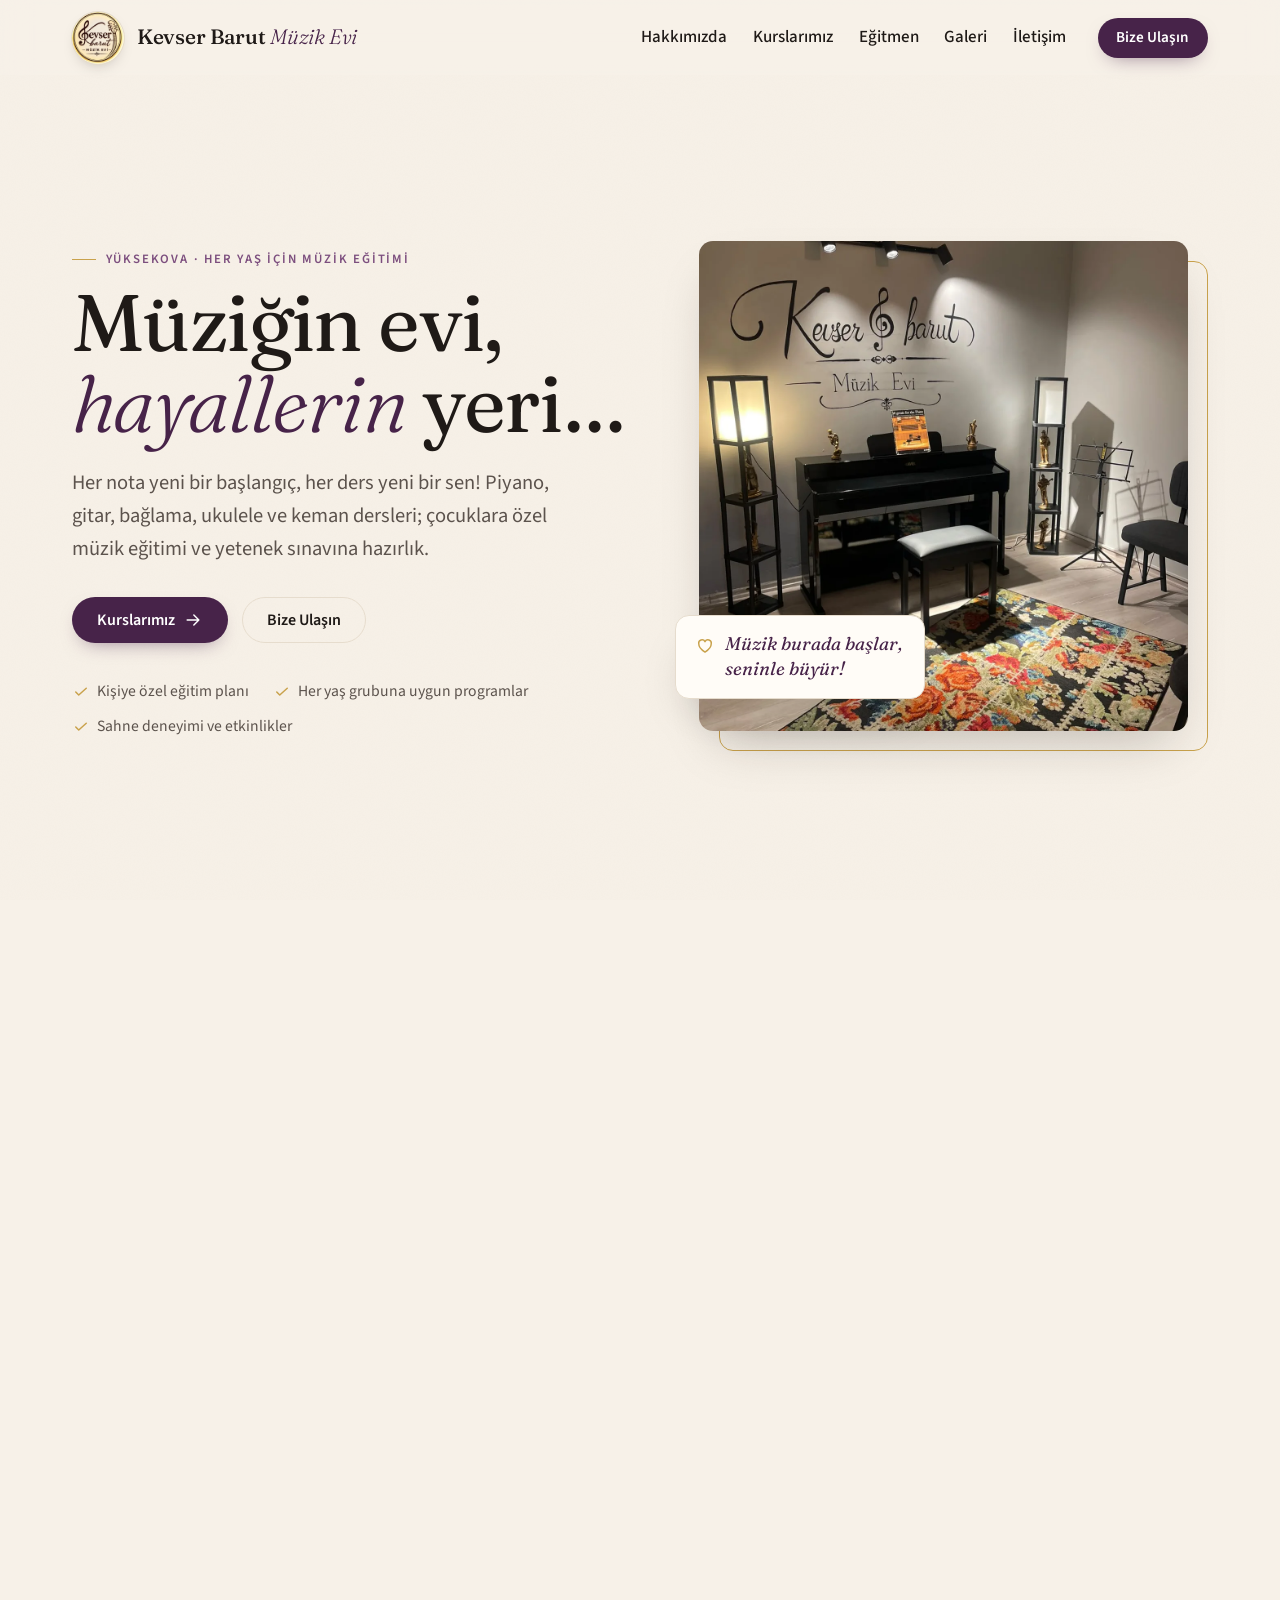
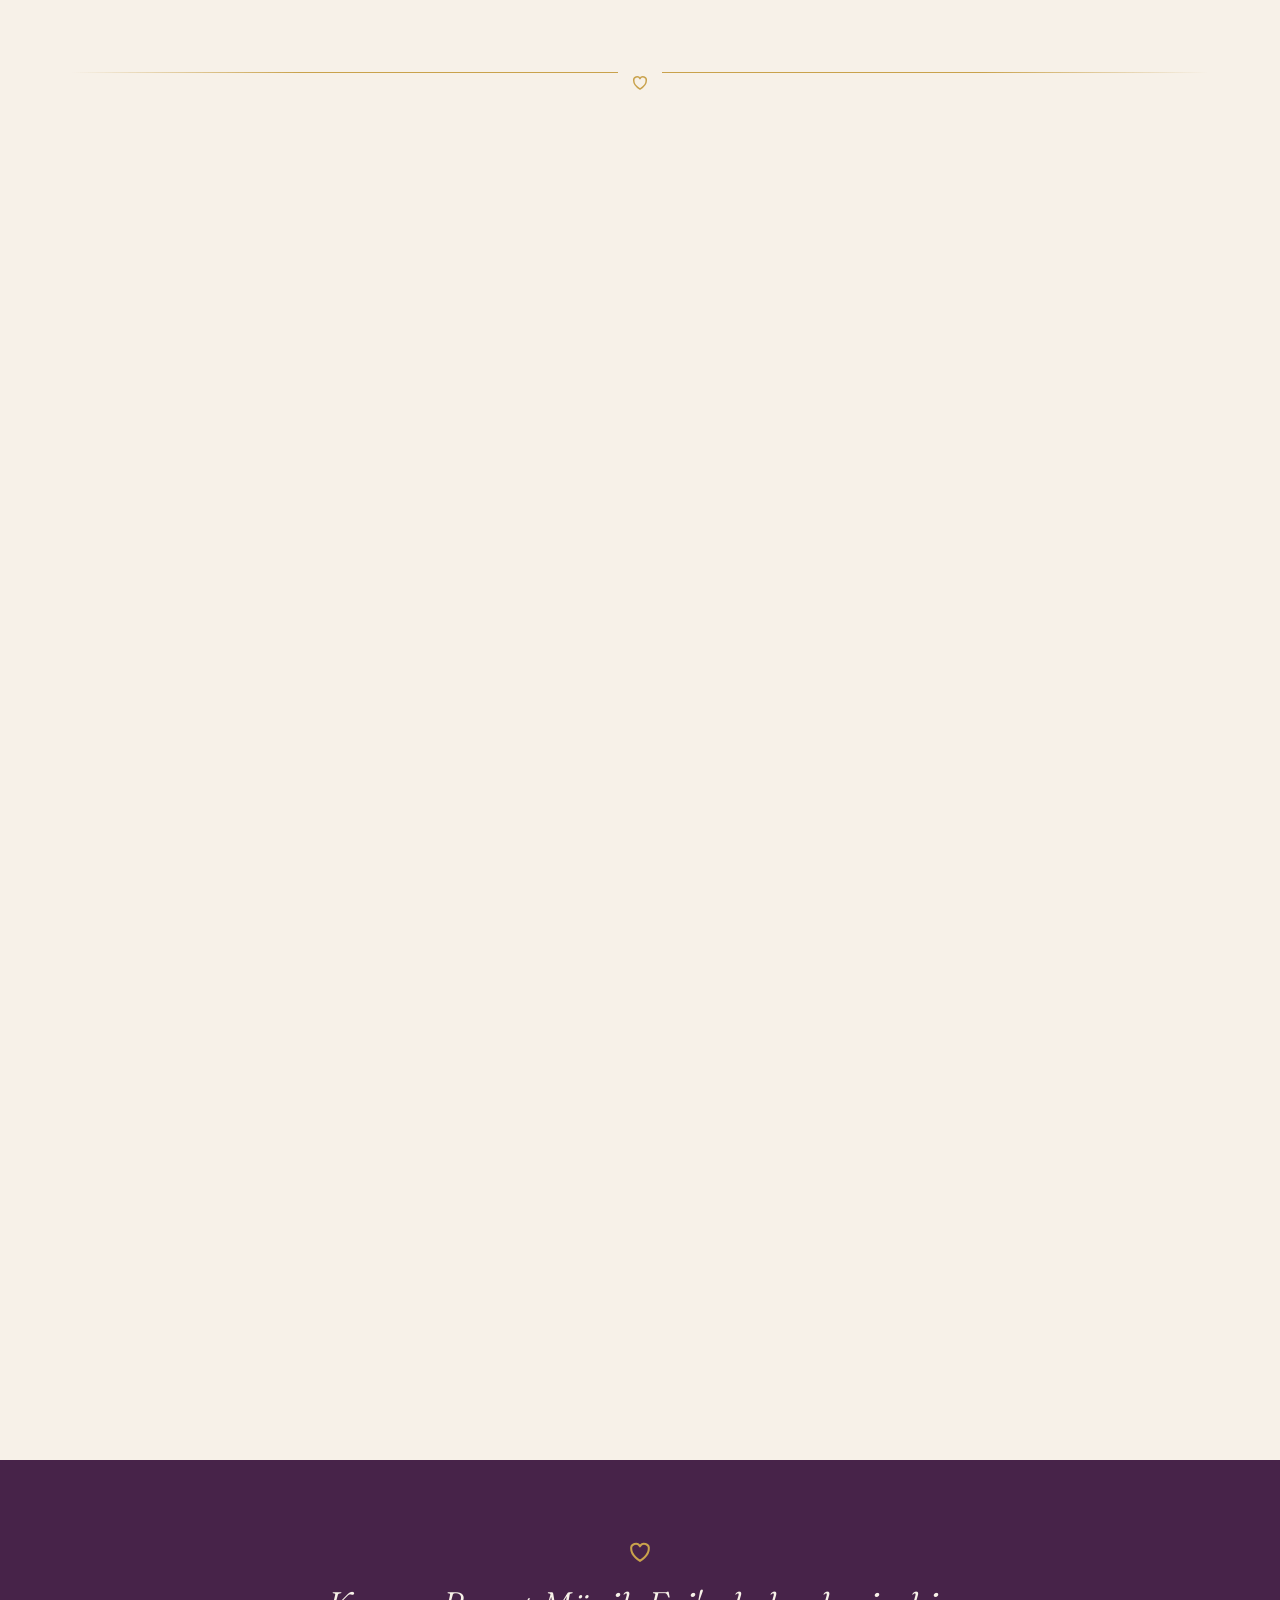
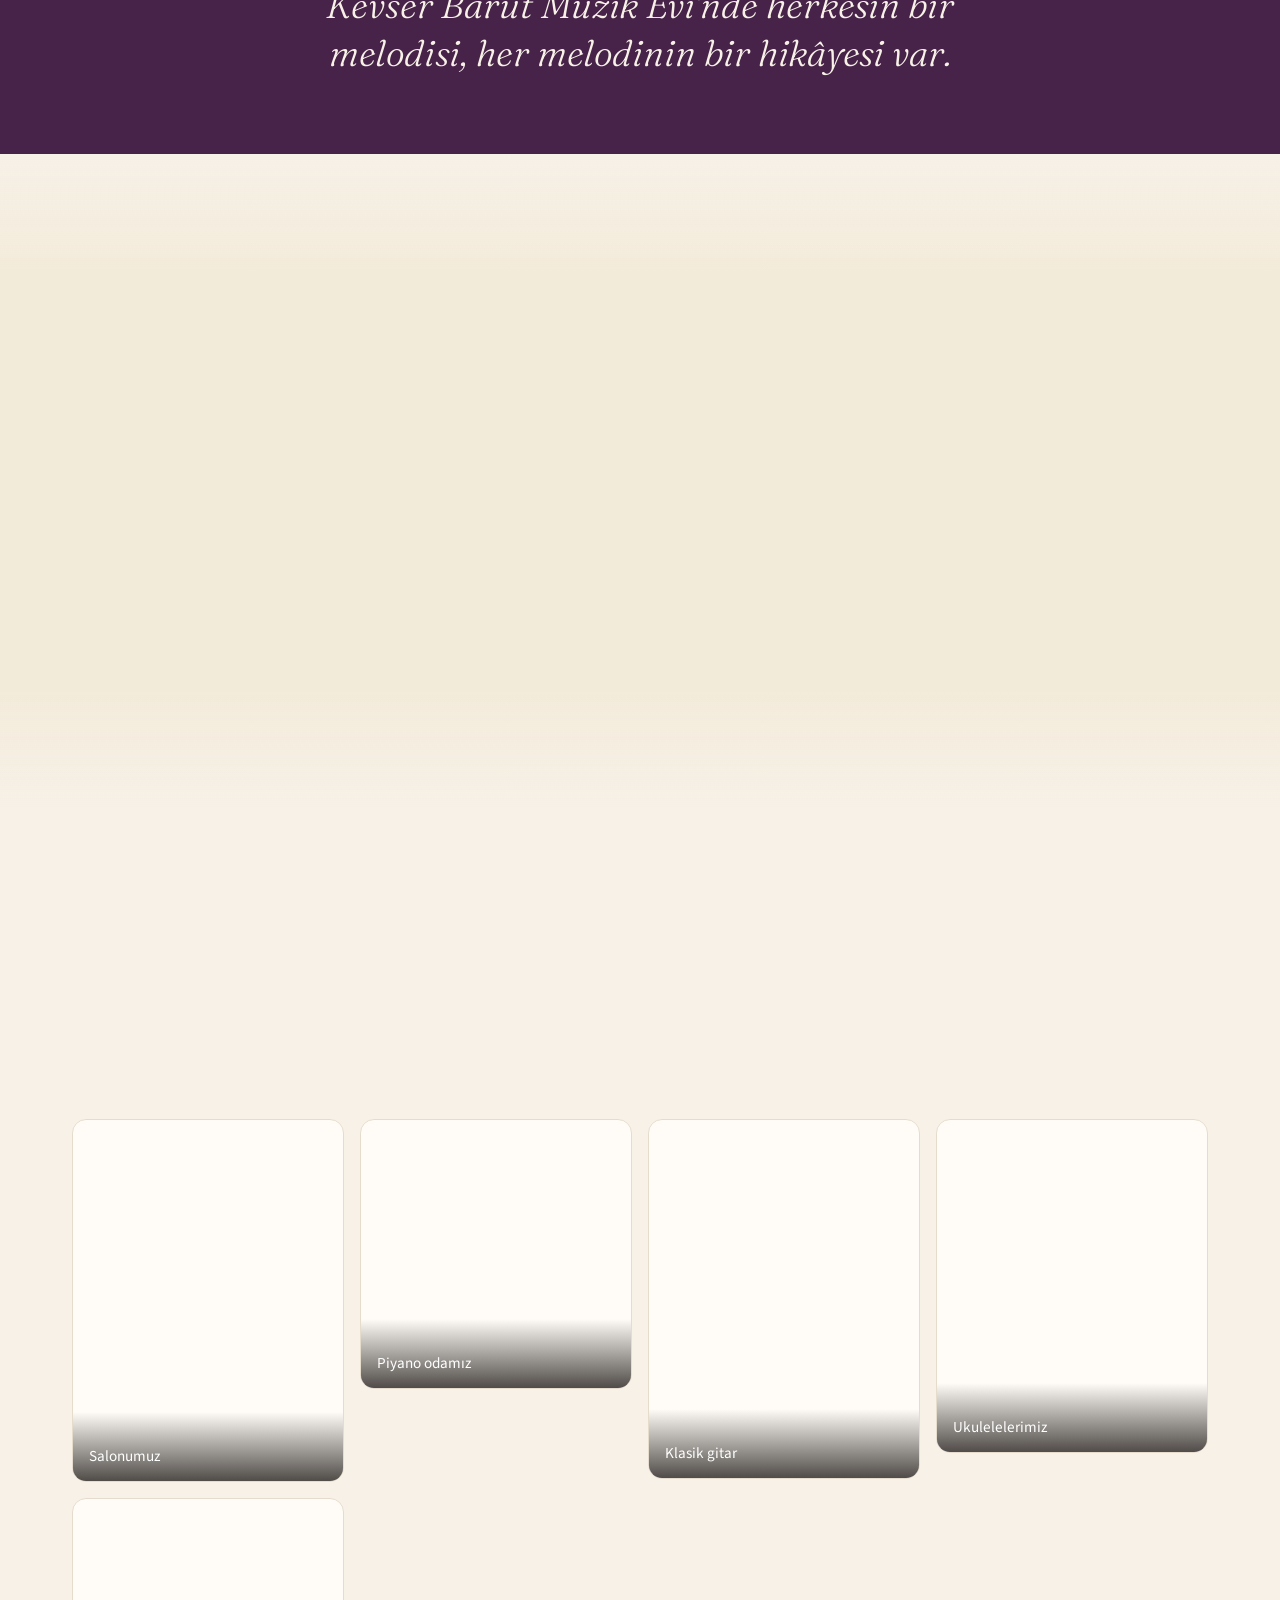
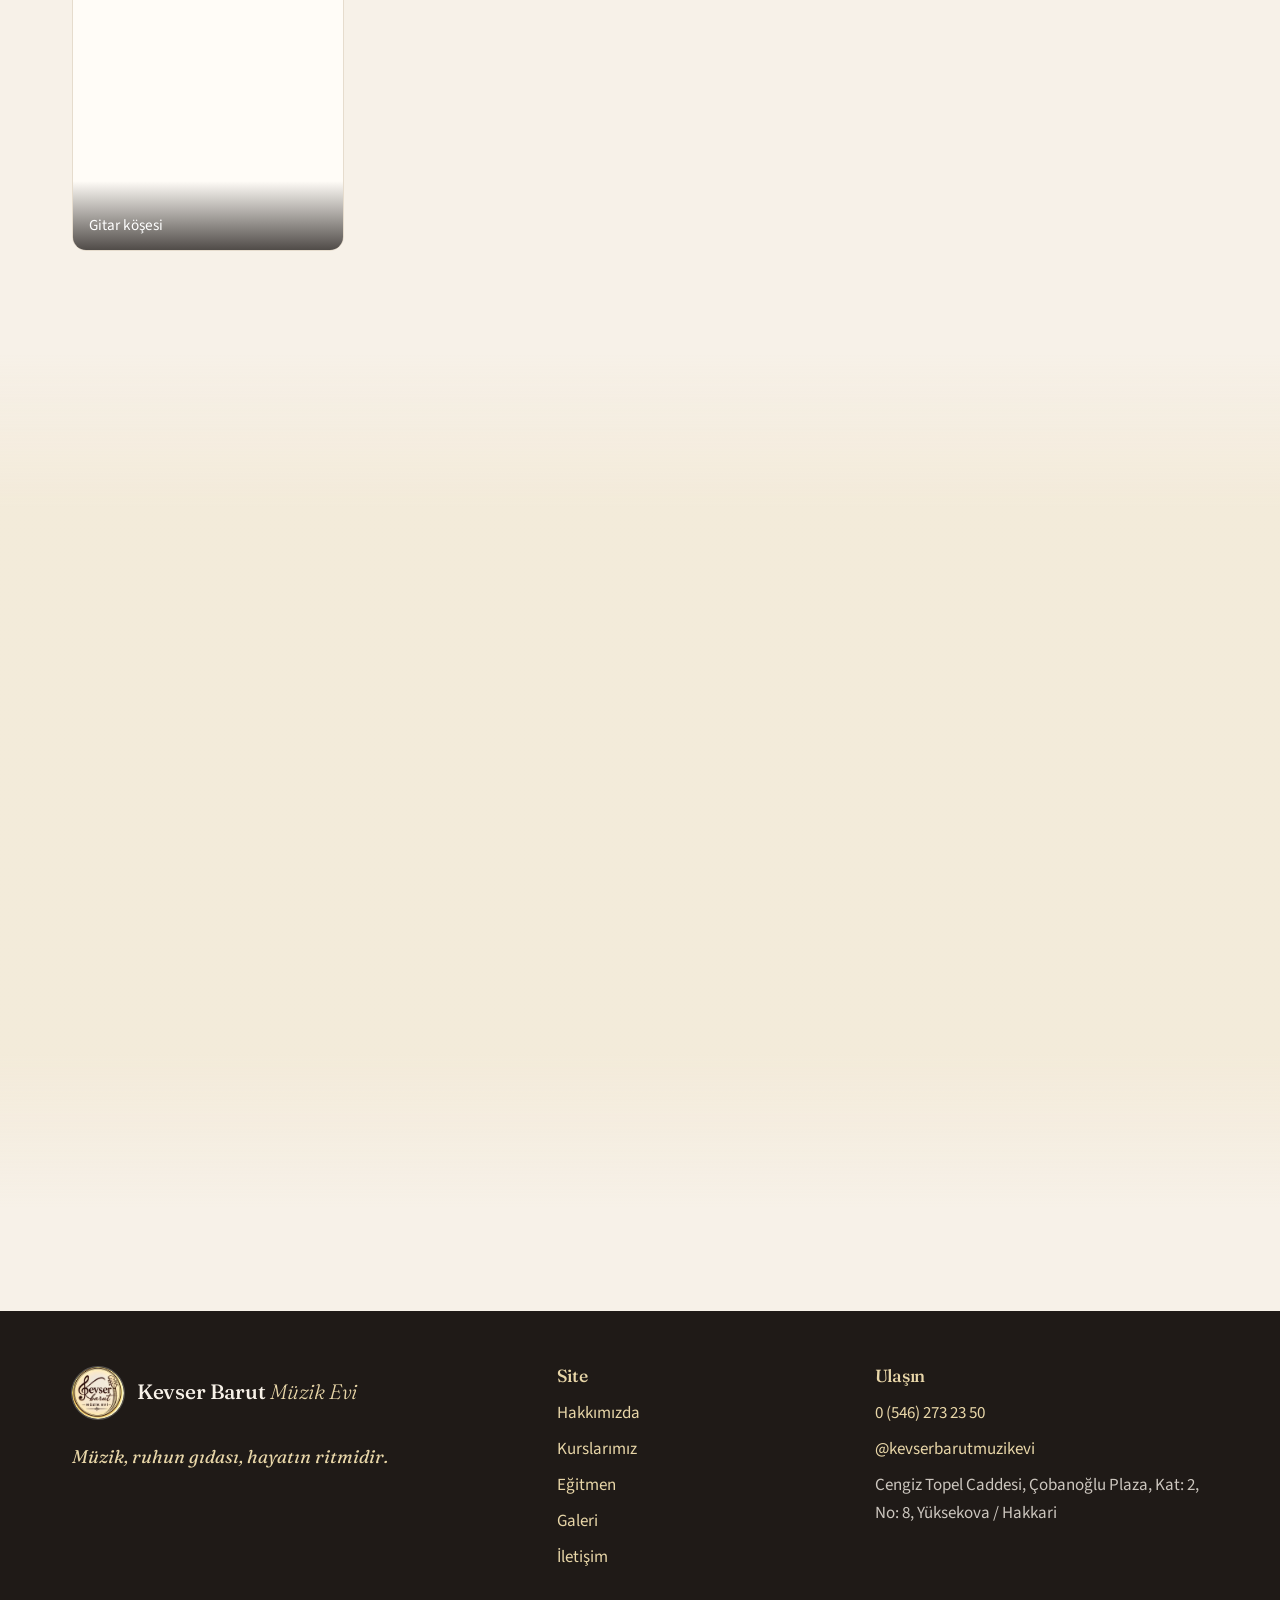
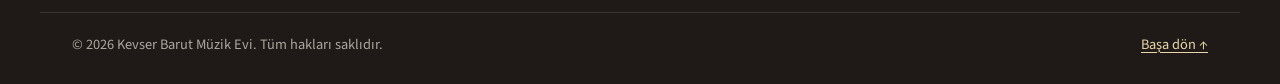
<file: index.html>
<!doctype html>
<html lang="tr">
<head>
  <meta charset="utf-8">
  <meta name="viewport" content="width=device-width, initial-scale=1">
  <meta http-equiv="Content-Security-Policy" content="default-src 'self'; script-src 'self'; style-src 'self'; img-src 'self' data: https://i.ytimg.com https://i.vimeocdn.com; font-src 'self'; connect-src 'self' https://api.web3forms.com; frame-src https://www.youtube-nocookie.com https://player.vimeo.com https://www.google.com/maps https://www.google.com/maps/; form-action 'self' https://api.web3forms.com; base-uri 'none'; object-src 'none'; upgrade-insecure-requests">
  <title>Kevser Barut Müzik Evi — Piyano, Gitar, Bağlama, Ukulele ve Keman Dersleri</title>
  <meta name="description" content="Kevser Barut Müzik Evi: piyano, gitar, bağlama, ukulele ve keman dersleri; çocuklara özel müzik eğitimi, çocuklarla ritim ve yetenek sınavına hazırlık. Yüksekova, Hakkari. Kişiye özel eğitim planı, modern ve ferah eğitim ortamı.">
  <meta name="theme-color" content="#472349">
  <link rel="canonical" href="https://kevserbarutmuzikevi.github.io/">
  <meta property="og:type" content="website">
  <meta property="og:title" content="Kevser Barut Müzik Evi">
  <meta property="og:description" content="Müziğin evi, hayallerin yeri. Piyano, gitar, bağlama, ukulele, keman; çocuklara özel müzik eğitimi ve yetenek sınavına hazırlık.">
  <meta property="og:url" content="https://kevserbarutmuzikevi.github.io/">
  <meta property="og:image" content="https://kevserbarutmuzikevi.github.io/assets/img/og-cover.png">
  <meta property="og:locale" content="tr_TR">
  <link rel="icon" href="favicon.svg" type="image/svg+xml">
  <link rel="icon" href="favicon.ico" sizes="32x32">
  <link rel="apple-touch-icon" href="apple-touch-icon.png">
  <link rel="manifest" href="site.webmanifest">
  <link rel="preload" href="assets/fonts/fraunces-latin-wght-normal.woff2" as="font" type="font/woff2" crossorigin>
  <link rel="preload" href="assets/fonts/source-sans-3-latin-wght-normal.woff2" as="font" type="font/woff2" crossorigin>
  <link rel="stylesheet" href="assets/css/styles.css">
</head>
<body>
  <a class="skip-link" href="#icerik">İçeriğe atla</a>

  <!-- ============================================================
       İKON SPRITE — sayfadaki tüm ikonlar buradan <use> ile çağrılır.
       Yeni ikon eklemek için 24x24 viewBox'lı bir <symbol> ekleyin.
       ============================================================ -->
  <svg hidden aria-hidden="true" xmlns="http://www.w3.org/2000/svg">
    <symbol id="icon-menu" viewBox="0 0 24 24" fill="none" stroke="currentColor" stroke-width="1.75" stroke-linecap="round"><path d="M4 7h16M4 12h16M4 17h16"/></symbol>
    <symbol id="icon-close" viewBox="0 0 24 24" fill="none" stroke="currentColor" stroke-width="1.75" stroke-linecap="round"><path d="M6 6l12 12M18 6L6 18"/></symbol>
    <symbol id="icon-note" viewBox="0 0 24 24" fill="none" stroke="currentColor" stroke-width="1.75" stroke-linecap="round" stroke-linejoin="round"><circle cx="9.5" cy="17" r="3.5"/><path d="M13 17V4c0 3 3.5 3.5 5.5 7"/></symbol>
    <symbol id="icon-notes" viewBox="0 0 24 24" fill="none" stroke="currentColor" stroke-width="1.75" stroke-linecap="round" stroke-linejoin="round"><circle cx="7" cy="17.5" r="2.6"/><circle cx="17" cy="15.5" r="2.6"/><path d="M9.6 17.5V6l10-2.5v12M9.6 10l10-2.5"/></symbol>
    <symbol id="icon-heart" viewBox="0 0 24 24" fill="none" stroke="currentColor" stroke-width="1.75" stroke-linecap="round" stroke-linejoin="round"><path d="M12 20.5s-7.5-4.6-7.5-10A4 4 0 0 1 12 8a4 4 0 0 1 7.5 2.5c0 5.4-7.5 10-7.5 10Z"/></symbol>
    <symbol id="icon-arrow-right" viewBox="0 0 24 24" fill="none" stroke="currentColor" stroke-width="1.75" stroke-linecap="round" stroke-linejoin="round"><path d="M5 12h14M13 6l6 6-6 6"/></symbol>
    <symbol id="icon-chevron-left" viewBox="0 0 24 24" fill="none" stroke="currentColor" stroke-width="2" stroke-linecap="round" stroke-linejoin="round"><path d="M15 5l-7 7 7 7"/></symbol>
    <symbol id="icon-chevron-right" viewBox="0 0 24 24" fill="none" stroke="currentColor" stroke-width="2" stroke-linecap="round" stroke-linejoin="round"><path d="M9 5l7 7-7 7"/></symbol>
    <symbol id="icon-play" viewBox="0 0 24 24"><path d="M8 5.5v13a1 1 0 0 0 1.5.87l11-6.5a1 1 0 0 0 0-1.74l-11-6.5A1 1 0 0 0 8 5.5Z" fill="currentColor"/></symbol>
    <symbol id="icon-check" viewBox="0 0 24 24" fill="none" stroke="currentColor" stroke-width="2" stroke-linecap="round" stroke-linejoin="round"><path d="M5 12l4 4L19 7"/></symbol>
    <symbol id="icon-piano" viewBox="0 0 24 24" fill="none" stroke="currentColor" stroke-width="1.75" stroke-linecap="round" stroke-linejoin="round"><rect x="2" y="5" width="20" height="14" rx="2"/><path d="M7 5v14M12 5v14M17 5v14"/><path d="M7 5v7M12 5v7M17 5v7" stroke-width="3"/></symbol>
    <symbol id="icon-guitar" viewBox="0 0 24 24" fill="none" stroke="currentColor" stroke-width="1.75" stroke-linecap="round" stroke-linejoin="round"><path d="M12 10c-1.3-1.3-3.5-1.5-4.9-.2-1.3 1.2-1.3 3.1-.3 4.4-.3.5-.4 1.1-.4 1.7 0 2.7 2.5 4.9 5.6 4.9s5.6-2.2 5.6-4.9c0-.6-.1-1.2-.4-1.7 1-1.3 1-3.2-.3-4.4-1.4-1.3-3.6-1.1-4.9.2Z"/><path d="M12 10V2M10.5 2h3"/><circle cx="12" cy="15.3" r="1.6"/></symbol>
    <symbol id="icon-baglama" viewBox="0 0 24 24" fill="none" stroke="currentColor" stroke-width="1.75" stroke-linecap="round" stroke-linejoin="round"><path d="M9 22c-2.8 0-5-2.1-5-4.8 0-3.2 2.2-5.7 5-5.7s5 2.5 5 5.7C14 19.9 11.8 22 9 22Z"/><path d="M12.4 13.2 20.5 3M18.6 2.2l3.2 2.4M9 17.4h.01"/></symbol>
    <symbol id="icon-ukulele" viewBox="0 0 24 24" fill="none" stroke="currentColor" stroke-width="1.75" stroke-linecap="round" stroke-linejoin="round"><path d="M12 12.5c-1-1-2.7-1.1-3.7-.2-1 .9-1 2.3-.3 3.3-.2.4-.3.8-.3 1.3 0 2.1 1.9 3.7 4.3 3.7s4.3-1.6 4.3-3.7c0-.5-.1-.9-.3-1.3.7-1 .7-2.4-.3-3.3-1-.9-2.7-.8-3.7.2Z"/><path d="M12 12.5V4M10.3 4h3.4M10.5 6.2h3"/><circle cx="12" cy="16.6" r="1.3"/></symbol>
    <symbol id="icon-violin" viewBox="0 0 24 24" fill="none" stroke="currentColor" stroke-width="1.75" stroke-linecap="round" stroke-linejoin="round"><path d="M12 8c-2.5 0-4 1.6-4 3.4 0 .8-.6 1.3-1.2 1.6C5.7 13.6 5 14.7 5 16.3 5 19.5 8 22 12 22s7-2.5 7-5.7c0-1.6-.7-2.7-1.8-3.3-.6-.3-1.2-.8-1.2-1.6C16 9.6 14.5 8 12 8Z"/><path d="M12 8V2M10.5 2h3M9.5 14.5v3M14.5 14.5v3"/></symbol>
    <symbol id="icon-cap" viewBox="0 0 24 24" fill="none" stroke="currentColor" stroke-width="1.75" stroke-linecap="round" stroke-linejoin="round"><path d="M2.5 9.5 12 5l9.5 4.5L12 14 2.5 9.5Z"/><path d="M6.5 11.5v4.3c0 1.5 2.5 2.9 5.5 2.9s5.5-1.4 5.5-2.9v-4.3M21.5 9.5v5.5"/></symbol>
    <symbol id="icon-maracas" viewBox="0 0 24 24" fill="none" stroke="currentColor" stroke-width="1.75" stroke-linecap="round" stroke-linejoin="round"><circle cx="15.5" cy="8.5" r="4.5"/><path d="m12.3 11.7-7.6 7.6a1.4 1.4 0 0 0 2 2l7.6-7.6M13.5 6.5l3 3"/></symbol>
    <symbol id="icon-clock" viewBox="0 0 24 24" fill="none" stroke="currentColor" stroke-width="1.75" stroke-linecap="round" stroke-linejoin="round"><circle cx="12" cy="12" r="9"/><path d="M12 7v5l3 2"/></symbol>
    <symbol id="icon-map-pin" viewBox="0 0 24 24" fill="none" stroke="currentColor" stroke-width="1.75" stroke-linecap="round" stroke-linejoin="round"><path d="M12 22s7-6.2 7-12a7 7 0 0 0-14 0c0 5.8 7 12 7 12Z"/><circle cx="12" cy="10" r="2.5"/></symbol>
    <symbol id="icon-phone" viewBox="0 0 24 24" fill="none" stroke="currentColor" stroke-width="1.75" stroke-linecap="round" stroke-linejoin="round"><path d="M5 3h4l2 5-2.5 1.5a11 11 0 0 0 6 6L16 13l5 2v4a2 2 0 0 1-2 2A17 17 0 0 1 3 5a2 2 0 0 1 2-2Z"/></symbol>
    <symbol id="icon-whatsapp" viewBox="0 0 24 24" fill="none" stroke="currentColor" stroke-width="1.75" stroke-linecap="round" stroke-linejoin="round"><path d="M4 20l1.3-3.8A8.5 8.5 0 1 1 8.4 19L4 20Z"/><path d="M9.2 8.6c.2-.4.5-.5.8-.5h.5c.2 0 .4.1.5.4l.6 1.5c.1.2 0 .4-.1.6l-.5.6c.4.9 1.1 1.6 2 2l.6-.5c.2-.2.4-.2.6-.1l1.5.7c.2.1.3.3.3.5v.6c0 .5-.4 1-1 1-2.9-.2-5.4-2.6-5.8-5.5-.1-.4 0-.9 0-1.3Z" fill="currentColor" stroke="none"/></symbol>
    <symbol id="icon-instagram" viewBox="0 0 24 24" fill="none" stroke="currentColor" stroke-width="1.75" stroke-linecap="round" stroke-linejoin="round"><rect x="3" y="3" width="18" height="18" rx="5"/><circle cx="12" cy="12" r="4"/><circle cx="17.5" cy="6.5" r="1" fill="currentColor" stroke="none"/></symbol>
  </svg>

  <!-- ============================================================
       ÜST MENÜ
       ============================================================ -->
  <header class="site-header" id="ust">
    <div class="container header__inner">
      <a class="brand" href="#ust" aria-label="Kevser Barut Müzik Evi — sayfa başı">
        <img class="brand__logo" src="assets/img/logo.webp" width="256" height="256" alt="">
        <span class="brand__name">Kevser Barut <em>Müzik Evi</em></span>
      </a>
      <button class="nav-toggle" type="button" aria-expanded="false" aria-controls="ana-menu" aria-label="Menüyü aç">
        <svg width="24" height="24" aria-hidden="true"><use href="#icon-menu"/></svg>
      </button>
      <nav class="nav" id="ana-menu" aria-label="Ana menü">
        <ul class="nav__list">
          <li><a class="nav__link" href="#hakkimizda">Hakkımızda</a></li>
          <li><a class="nav__link" href="#kurslar">Kurslarımız</a></li>
          <li><a class="nav__link" href="#egitmen">Eğitmen</a></li>
          <li><a class="nav__link" href="#galeri">Galeri</a></li>
          <li><a class="nav__link" href="#iletisim">İletişim</a></li>
        </ul>
        <a class="btn btn--primary btn--sm nav__cta" href="#iletisim">Bize Ulaşın</a>
      </nav>
    </div>
  </header>

  <main id="icerik">

    <!-- ============================================================
         HERO — açılış
         ============================================================ -->
    <section class="hero" id="hero" aria-labelledby="hero-baslik">
      <div class="container hero__grid">
        <div class="hero__copy">
          <p class="eyebrow">Yüksekova · Her yaş için müzik eğitimi</p>
          <h1 class="hero__title" id="hero-baslik">Müziğin evi,<br><em>hayallerin</em> yeri…</h1>
          <p class="hero__lead">Her nota yeni bir başlangıç, her ders yeni bir sen! Piyano, gitar, bağlama, ukulele ve keman dersleri; çocuklara özel müzik eğitimi ve yetenek sınavına hazırlık.</p>
          <div class="hero__actions">
            <a class="btn btn--primary" href="#kurslar">Kurslarımız <svg width="20" height="20" aria-hidden="true"><use href="#icon-arrow-right"/></svg></a>
            <a class="btn btn--ghost" href="#iletisim">Bize Ulaşın</a>
          </div>
          <ul class="hero__facts" aria-label="Öne çıkanlar">
            <li><svg width="18" height="18" aria-hidden="true"><use href="#icon-check"/></svg> Kişiye özel eğitim planı</li>
            <li><svg width="18" height="18" aria-hidden="true"><use href="#icon-check"/></svg> Her yaş grubuna uygun programlar</li>
            <li><svg width="18" height="18" aria-hidden="true"><use href="#icon-check"/></svg> Sahne deneyimi ve etkinlikler</li>
          </ul>
        </div>

        <div class="hero__art">
          <figure class="hero__photo">
            <img src="media/photos/salon-kare.webp" width="1200" height="1200" alt="Kevser Barut Müzik Evi salonu: duvarda el yazısı logo, piyano, abajurlar ve renkli halı" fetchpriority="high" decoding="async">
            <figcaption class="hero__quote">
              <svg width="20" height="20" aria-hidden="true"><use href="#icon-heart"/></svg>
              Müzik burada başlar, seninle büyür!
            </figcaption>
          </figure>
        </div>
      </div>
    </section>

    <!-- ============================================================
         HAKKIMIZDA / MİSYONUMUZ
         ============================================================ -->
    <section class="section" id="hakkimizda" aria-labelledby="hakkimizda-baslik">
      <div class="container about__grid">
        <div class="about__copy reveal">
          <p class="eyebrow">Misyonumuz</p>
          <h2 class="section__title" id="hakkimizda-baslik">Müziği hayatın bir parçası hâline getirmek</h2>
          <p class="about__mission">Her bireyin kendi müzikal yolculuğunu keşfetmesine rehberlik ediyoruz. Müzik bizim için bir yarış değil; herkesin kendi hızında ilerlediği, keyifle öğrendiği bir yol.</p>
          <h3 class="about__subtitle">Neden bizi tercih etmelisiniz?</h3>
          <ul class="why-list">
            <li><svg width="20" height="20" aria-hidden="true"><use href="#icon-check"/></svg> Alanında uzman, deneyimli eğitmen</li>
            <li><svg width="20" height="20" aria-hidden="true"><use href="#icon-check"/></svg> Kişiye özel eğitim planı</li>
            <li><svg width="20" height="20" aria-hidden="true"><use href="#icon-check"/></svg> Modern ve ferah eğitim ortamı</li>
            <li><svg width="20" height="20" aria-hidden="true"><use href="#icon-check"/></svg> Her yaş grubuna uygun programlar</li>
            <li><svg width="20" height="20" aria-hidden="true"><use href="#icon-check"/></svg> Sahne deneyimi ve etkinlik fırsatları</li>
            <li><svg width="20" height="20" aria-hidden="true"><use href="#icon-check"/></svg> Sertifika ve gelişim takibi</li>
          </ul>
          <a class="btn btn--ghost" href="#egitmen">Eğitmeninizle tanışın</a>
        </div>
        <figure class="about__photo reveal">
          <img src="media/photos/klasik-gitar.webp" width="1080" height="1429" alt="Piyanonun önünde sehpasında duran klasik gitar" loading="lazy" decoding="async">
        </figure>
      </div>
      <div class="container"><div class="divider" aria-hidden="true"><svg width="20" height="20"><use href="#icon-heart"/></svg></div></div>
    </section>

    <!-- ============================================================
         KURSLARIMIZ — kart eklemek/çıkarmak için bir <article> kopyalayın.
         ============================================================ -->
    <section class="section" id="kurslar" aria-labelledby="kurslar-baslik">
      <div class="container">
        <div class="section__head reveal">
          <p class="eyebrow">Kurslarımız</p>
          <h2 class="section__title" id="kurslar-baslik">Her yaş grubuna uygun programlar</h2>
          <p class="section__lead">Temelden ileri seviyeye enstrüman dersleri, çocuklara özel programlar ve yetenek sınavlarına hazırlık. Her öğrenci için kişiye özel eğitim planı, sertifika ve gelişim takibi.</p>
        </div>
        <div class="programs__grid">
          <article class="program-card reveal">
            <div class="program-card__icon"><svg width="28" height="28" aria-hidden="true"><use href="#icon-piano"/></svg></div>
            <h3 class="program-card__title">Piyano</h3>
            <p class="program-card__text">Temelden ileri seviyeye piyano eğitimi.</p>
            <ul class="program-card__meta"><li><span class="tag">Temel → İleri</span></li><li><span class="tag">Her yaş</span></li></ul>
          </article>
          <article class="program-card reveal">
            <div class="program-card__icon"><svg width="28" height="28" aria-hidden="true"><use href="#icon-guitar"/></svg></div>
            <h3 class="program-card__title">Gitar</h3>
            <p class="program-card__text">Klasik, akustik ve elektro gitar eğitimi.</p>
            <ul class="program-card__meta"><li><span class="tag">Klasik</span></li><li><span class="tag">Akustik</span></li><li><span class="tag">Elektro</span></li></ul>
          </article>
          <article class="program-card reveal">
            <div class="program-card__icon"><svg width="28" height="28" aria-hidden="true"><use href="#icon-baglama"/></svg></div>
            <h3 class="program-card__title">Bağlama</h3>
            <p class="program-card__text">Türk müziği geleneğimizin en güzel tınısıyla tanışın.</p>
            <ul class="program-card__meta"><li><span class="tag">Türk müziği</span></li><li><span class="tag">Her yaş</span></li></ul>
          </article>
          <article class="program-card reveal">
            <div class="program-card__icon"><svg width="28" height="28" aria-hidden="true"><use href="#icon-ukulele"/></svg></div>
            <h3 class="program-card__title">Ukulele</h3>
            <p class="program-card__text">Eğlenceli, pratik ve keyifli ukulele eğitimi.</p>
            <ul class="program-card__meta"><li><span class="tag">Başlangıç için ideal</span></li><li><span class="tag">Her yaş</span></li></ul>
          </article>
          <article class="program-card reveal">
            <div class="program-card__icon"><svg width="28" height="28" aria-hidden="true"><use href="#icon-cap"/></svg></div>
            <h3 class="program-card__title">Yetenek Sınavına Hazırlık</h3>
            <p class="program-card__text">Konservatuvar ve güzel sanatlar lisesi yetenek sınavlarına profesyonel hazırlık.</p>
            <ul class="program-card__meta"><li><span class="tag">Konservatuvar</span></li><li><span class="tag">Güzel Sanatlar Lisesi</span></li></ul>
          </article>
          <article class="program-card reveal">
            <div class="program-card__icon"><svg width="28" height="28" aria-hidden="true"><use href="#icon-maracas"/></svg></div>
            <h3 class="program-card__title">Çocuklarla Ritim</h3>
            <p class="program-card__text">Ritim duygusunu geliştirir, müziği eğlenceli hâle getirir.</p>
            <ul class="program-card__meta"><li><span class="tag">Çocuklar</span></li><li><span class="tag">Grup</span></li></ul>
          </article>
          <article class="program-card reveal">
            <div class="program-card__icon"><svg width="28" height="28" aria-hidden="true"><use href="#icon-notes"/></svg></div>
            <h3 class="program-card__title">Çocuklara Özel Müzik Eğitimi</h3>
            <p class="program-card__text">Yaşa uygun, oyun temelli müzik eğitimi.</p>
            <ul class="program-card__meta"><li><span class="tag">Çocuklar</span></li><li><span class="tag">Oyun temelli</span></li></ul>
          </article>
          <article class="program-card reveal">
            <div class="program-card__icon"><svg width="28" height="28" aria-hidden="true"><use href="#icon-violin"/></svg></div>
            <h3 class="program-card__title">Keman</h3>
            <p class="program-card__text">Temelden ileri seviyeye keman eğitimi.</p>
            <ul class="program-card__meta"><li><span class="tag">Temel → İleri</span></li><li><span class="tag">Her yaş</span></li></ul>
          </article>
        </div>
        <p class="programs__note reveal">Hangi kursun size uygun olduğundan emin değil misiniz? <a href="#iletisim">Bize yazın</a>, birlikte karar verelim.</p>
      </div>
    </section>

    <!-- ============================================================
         ALINTI BANDI
         ============================================================ -->
    <section class="quote-band" aria-label="Slogan">
      <div class="container">
        <svg width="28" height="28" aria-hidden="true"><use href="#icon-heart"/></svg>
        <blockquote>Kevser Barut Müzik Evi'nde herkesin bir melodisi, her melodinin bir hikâyesi var.</blockquote>
      </div>
    </section>

    <!-- ============================================================
         EĞİTMEN — fotoğraf için assets/img/egitmen-kevser-barut.svg yerine
         media/photos/… yolunu yazın (600×750 / 4:5 oranı önerilir).
         ============================================================ -->
    <section class="section section--tinted" id="egitmen" aria-labelledby="egitmen-baslik">
      <div class="container instructor">
        <img class="instructor__photo reveal" src="assets/img/egitmen-kevser-barut.svg" width="600" height="750" alt="Kevser Barut — kurucu ve eğitmen" loading="lazy" decoding="async">
        <div class="instructor__copy reveal">
          <p class="eyebrow">Eğitmen</p>
          <h2 class="section__title instructor__name" id="egitmen-baslik">Kevser Barut</h2>
          <p class="instructor__role">Kurucu &amp; Eğitmen</p>
          <p>Kevser Barut Müzik Evi'nin kurucusu. Her öğrenci için kişiye özel bir eğitim planı hazırlar; dersleri modern ve ferah bir ortamda, sahne deneyimi ve etkinlik fırsatlarıyla destekler. Gelişimi sertifika ve düzenli takiple belgelendirir.</p>
          <p class="instructor__quote">"Her nota yeni bir başlangıç, her ders yeni bir sen!"</p>
          <a class="btn btn--primary" href="#iletisim">Bize Ulaşın</a>
        </div>
      </div>
    </section>

    <!-- ============================================================
         GALERİ — içerik media/gallery.json dosyasından gelir.
         ============================================================ -->
    <section class="section" id="galeri" aria-labelledby="galeri-baslik">
      <div class="container">
        <div class="section__head reveal">
          <p class="eyebrow">Galeri</p>
          <h2 class="section__title" id="galeri-baslik">Müzik evinden kareler</h2>
          <p class="section__lead">Modern ve ferah eğitim ortamımız, enstrümanlarımız ve derslerimizden fotoğraflar.</p>
        </div>
        <div class="gallery__featured" hidden></div>
        <div class="gallery__grid"></div>
        <p class="gallery__error" hidden>Galeri şu anda görüntülenemiyor.</p>
        <noscript><p class="gallery__error">Galeriyi görmek için tarayıcınızda JavaScript'i etkinleştirin.</p></noscript>
      </div>
    </section>

    <!-- ============================================================
         İLETİŞİM & KONUM — (form şimdilik kapalı; aşağıdaki yorum bloğuna bakın)
         ============================================================ -->
    <section class="section section--tinted" id="iletisim" aria-labelledby="iletisim-baslik">
      <div class="container contact__grid">
        <div class="contact__info reveal">
          <p class="eyebrow">Bize ulaşın</p>
          <h2 class="section__title" id="iletisim-baslik">Birlikte başlayalım</h2>
          <p class="section__lead">Hangi enstrümanla başlamak istediğinizi yazın ya da arayın; en kısa sürede dönüş yapalım.</p>
          <ul class="contact-links">
            <li><a class="contact-link" href="tel:+905462732350"><svg width="22" height="22" aria-hidden="true"><use href="#icon-phone"/></svg><span><span class="contact-link__label">Telefon</span>0 (546) 273 23 50</span></a></li>
            <li><a class="contact-link" href="https://wa.me/905462732350" target="_blank" rel="noopener noreferrer"><svg width="22" height="22" aria-hidden="true"><use href="#icon-whatsapp"/></svg><span><span class="contact-link__label">WhatsApp</span>0 (546) 273 23 50</span></a></li>
            <li><a class="contact-link" href="https://www.instagram.com/kevserbarutmuzikevi" target="_blank" rel="noopener noreferrer"><svg width="22" height="22" aria-hidden="true"><use href="#icon-instagram"/></svg><span><span class="contact-link__label">Instagram</span>@kevserbarutmuzikevi</span></a></li>
          </ul>
          <address class="address">
            <svg width="20" height="20" aria-hidden="true"><use href="#icon-map-pin"/></svg>
            <span>Cengiz Topel Caddesi, Çobanoğlu Plaza<br>Kat: 2, No: 8 · Yüksekova / Hakkari</span>
          </address>
          <p class="location__note"><svg width="18" height="18" aria-hidden="true"><use href="#icon-clock"/></svg> Ders saatleri kişiye özel planlanır; arayarak ya da WhatsApp'tan yazarak randevu alabilirsiniz.</p>
          <a class="btn btn--ghost" href="https://www.google.com/maps/dir/?api=1&amp;destination=%C3%87obano%C4%9Flu+Plaza%2C+Cengiz+Topel+Caddesi%2C+Y%C3%BCksekova%2C+Hakkari" target="_blank" rel="noopener noreferrer">Yol tarifi al</a>
        </div>

        <!-- ============================================================
             İLETİŞİM FORMU — ŞİMDİLİK KAPALI.
             Açmak için: (1) bu bloğu saran yorum işaretlerini (başındaki açma ve sonundaki kapama satırı) silin,
             (2) WEB3FORMS_ACCESS_KEY_BURAYA yerine web3forms.com anahtarınızı yazın,
             (3) form kişisel veri topladığı için drafts/gizlilik.html sayfasını site/ içine geri alıp
                 formdaki 'aydınlatma metni' linkini ve alt bilgi linkini yeniden ekleyin (README).
             Form açılınca haritayı bu bloğun altına, tam genişlikte taşıyabilirsiniz.
             ============================================================
        <form class="form reveal" action="https://api.web3forms.com/submit" method="POST">
          <input type="hidden" name="access_key" value="WEB3FORMS_ACCESS_KEY_BURAYA">
          <input type="hidden" name="subject" value="Web sitesinden yeni mesaj — Kevser Barut Müzik Evi">
          <input type="hidden" name="from_name" value="Kevser Barut Müzik Evi Web Sitesi">
          <input type="checkbox" name="botcheck" class="hp" tabindex="-1" autocomplete="off" aria-hidden="true">
          <div class="form__row">
            <div class="field">
              <label class="field__label" for="f-name">Ad Soyad</label>
              <input class="field__input" id="f-name" name="name" type="text" required maxlength="80" autocomplete="name">
            </div>
            <div class="field">
              <label class="field__label" for="f-phone">Telefon <span class="field__opt">(isteğe bağlı)</span></label>
              <input class="field__input" id="f-phone" name="phone" type="tel" maxlength="20" autocomplete="tel" inputmode="tel">
            </div>
          </div>
          <div class="field">
            <label class="field__label" for="f-email">E-posta</label>
            <input class="field__input" id="f-email" name="email" type="email" required maxlength="120" autocomplete="email">
          </div>
          <div class="field">
            <label class="field__label" for="f-program">İlgilendiğiniz kurs</label>
            <select class="field__input" id="f-program" name="program">
              <option value="">Seçiniz</option>
              <option>Piyano</option>
              <option>Gitar</option>
              <option>Bağlama</option>
              <option>Ukulele</option>
              <option>Keman</option>
              <option>Yetenek Sınavına Hazırlık</option>
              <option>Çocuklarla Ritim</option>
              <option>Çocuklara Özel Müzik Eğitimi</option>
              <option>Diğer</option>
            </select>
          </div>
          <div class="field">
            <label class="field__label" for="f-message">Mesajınız</label>
            <textarea class="field__input" id="f-message" name="message" rows="5" required maxlength="2000"></textarea>
          </div>
          <div class="field field--check">
            <input id="f-kvkk" type="checkbox" name="kvkk" value="onayliyorum" required>
            <label for="f-kvkk">Kişisel verilerimin <a href="gizlilik.html">aydınlatma metni</a> kapsamında işlenmesini kabul ediyorum.</label>
          </div>
          <button class="btn btn--primary form__submit" type="submit">Gönder</button>
          <p class="form__status" role="status" aria-live="polite"></p>
          <p class="form__note">Formu kullanmak istemezseniz telefon veya WhatsApp üzerinden de ulaşabilirsiniz.</p>
        </form>
        -->
        <div class="map-facade reveal" data-embed="map" data-map-q="Çobanoğlu Plaza, Cengiz Topel Caddesi, Yüksekova, Hakkari">
          <img src="assets/img/harita-yer-tutucu.svg" width="800" height="600" alt="" loading="lazy">
          <div class="map-facade__overlay">
            <button type="button" class="btn btn--primary">Haritayı yükle</button>
            <p class="map-facade__note">Harita Google Haritalar tarafından sağlanır; yüklendiğinde Google'a bağlanılır.</p>
          </div>
        </div>
      </div>
    </section>
  </main>

  <!-- ============================================================
       ALT BİLGİ
       ============================================================ -->
  <footer class="site-footer">
    <div class="container footer__grid">
      <div class="footer__brand">
        <a class="brand brand--light" href="#ust" aria-label="Kevser Barut Müzik Evi — sayfa başı">
          <img class="brand__logo" src="assets/img/logo.webp" width="256" height="256" alt="">
          <span class="brand__name">Kevser Barut <em>Müzik Evi</em></span>
        </a>
        <p class="footer__motto">Müzik, ruhun gıdası, hayatın ritmidir.</p>
      </div>
      <nav class="footer__links" aria-label="Alt bilgi menüsü">
        <h2 class="footer__heading">Site</h2>
        <ul>
          <li><a href="#hakkimizda">Hakkımızda</a></li>
          <li><a href="#kurslar">Kurslarımız</a></li>
          <li><a href="#egitmen">Eğitmen</a></li>
          <li><a href="#galeri">Galeri</a></li>
          <li><a href="#iletisim">İletişim</a></li>
        </ul>
      </nav>
      <div class="footer__links">
        <h2 class="footer__heading">Ulaşın</h2>
        <ul>
          <li><a href="tel:+905462732350">0 (546) 273 23 50</a></li>
          <li><a href="https://www.instagram.com/kevserbarutmuzikevi" target="_blank" rel="noopener noreferrer">@kevserbarutmuzikevi</a></li>
          <li>Cengiz Topel Caddesi, Çobanoğlu Plaza, Kat: 2, No: 8, Yüksekova / Hakkari</li>
        </ul>
      </div>
    </div>
    <div class="container footer__bottom">
      <span>© 2026 Kevser Barut Müzik Evi. Tüm hakları saklıdır.</span>
      <a href="#ust">Başa dön ↑</a>
    </div>
  </footer>

  <!-- Galeri büyütme penceresi (JS doldurur) -->
  <dialog class="lightbox" id="lightbox" aria-label="Galeri görüntüleyici">
    <button class="lightbox__btn lightbox__close" type="button" aria-label="Kapat"><svg width="24" height="24" aria-hidden="true"><use href="#icon-close"/></svg></button>
    <button class="lightbox__btn lightbox__prev" type="button" aria-label="Önceki"><svg width="24" height="24" aria-hidden="true"><use href="#icon-chevron-left"/></svg></button>
    <button class="lightbox__btn lightbox__next" type="button" aria-label="Sonraki"><svg width="24" height="24" aria-hidden="true"><use href="#icon-chevron-right"/></svg></button>
    <div class="lightbox__stage"></div>
    <p class="lightbox__caption"></p>
    <p class="lightbox__count"></p>
  </dialog>

  <script type="module" src="assets/js/main.js"></script>
</body>
</html>
</file>
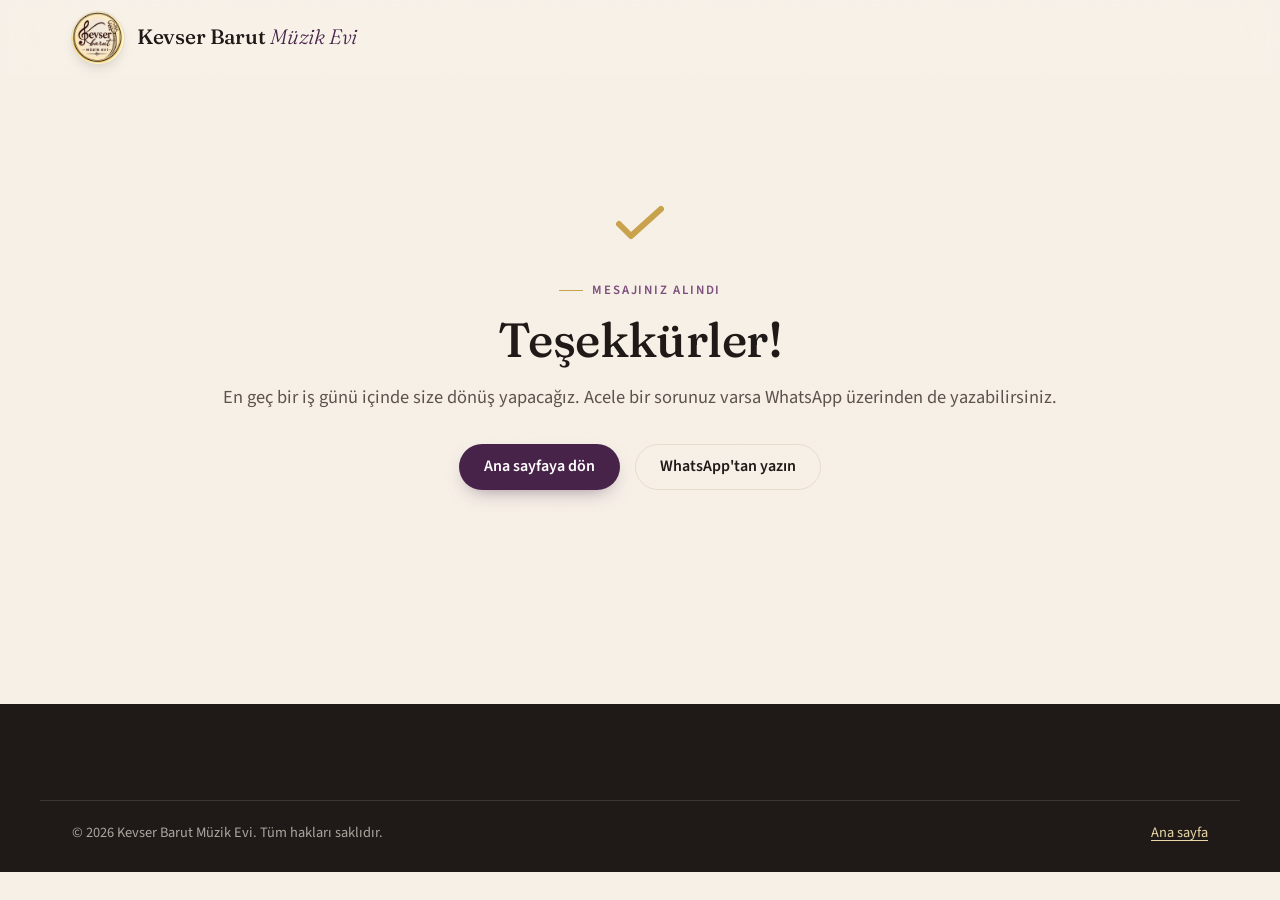
<file: tesekkurler.html>
<!doctype html>
<html lang="tr">
<head>
  <meta charset="utf-8">
  <meta name="viewport" content="width=device-width, initial-scale=1">
  <meta http-equiv="Content-Security-Policy" content="default-src 'self'; script-src 'self'; style-src 'self'; img-src 'self' data: https://i.ytimg.com https://i.vimeocdn.com; font-src 'self'; connect-src 'self' https://api.web3forms.com; frame-src https://www.youtube-nocookie.com https://player.vimeo.com https://www.google.com/maps https://www.google.com/maps/; form-action 'self' https://api.web3forms.com; base-uri 'none'; object-src 'none'; upgrade-insecure-requests">
  <title>Teşekkürler — Kevser Barut Müzik Evi</title>
  <meta name="description" content="Mesajınız bize ulaştı. Kevser Barut Müzik Evi en kısa sürede sizinle iletişime geçecek.">
  <meta name="robots" content="noindex, nofollow">
  <meta name="theme-color" content="#472349">
  <link rel="icon" href="favicon.svg" type="image/svg+xml">
  <link rel="icon" href="favicon.ico" sizes="32x32">
  <link rel="apple-touch-icon" href="apple-touch-icon.png">
  <link rel="manifest" href="site.webmanifest">
  <link rel="stylesheet" href="assets/css/styles.css">
</head>
<body>
  <a class="skip-link" href="#icerik">İçeriğe atla</a>
  <svg hidden aria-hidden="true" xmlns="http://www.w3.org/2000/svg">
    <symbol id="icon-check" viewBox="0 0 24 24" fill="none" stroke="currentColor" stroke-width="2" stroke-linecap="round" stroke-linejoin="round"><path d="M5 12l4 4L19 7"/></symbol>
  </svg>

  <header class="site-header" id="ust">
    <div class="container header__inner">
      <a class="brand" href="index.html" aria-label="Kevser Barut Müzik Evi — ana sayfa">
        <img class="brand__logo" src="assets/img/logo.webp" width="256" height="256" alt="">
        <span class="brand__name">Kevser Barut <em>Müzik Evi</em></span>
      </a>
    </div>
  </header>

  <main id="icerik">
    <div class="container page-center">
      <svg class="big-mark" width="72" height="72" aria-hidden="true"><use href="#icon-check"/></svg>
      <p class="eyebrow">Mesajınız alındı</p>
      <h1 class="section__title">Teşekkürler!</h1>
      <p class="section__lead">En geç bir iş günü içinde size dönüş yapacağız. Acele bir sorunuz varsa WhatsApp üzerinden de yazabilirsiniz.</p>
      <div class="page-actions">
        <a class="btn btn--primary" href="index.html">Ana sayfaya dön</a>
        <a class="btn btn--ghost" href="https://wa.me/905462732350" target="_blank" rel="noopener noreferrer">WhatsApp'tan yazın</a>
      </div>
    </div>
  </main>

  <footer class="site-footer">
    <div class="container footer__bottom">
      <span>© 2026 Kevser Barut Müzik Evi. Tüm hakları saklıdır.</span>
      <a href="index.html">Ana sayfa</a>
    </div>
  </footer>
  <script type="module" src="assets/js/main.js"></script>
</body>
</html>
</file>
<file: assets/css/styles.css>
/* ============================================================
   Kevser Barut Müzik Evi — stiller
   Renkleri değiştirmek için yalnızca :root içindeki tokenları düzenleyin.
   Dosya düzeni: tokenlar → fontlar → reset → yardımcılar → header → hero →
   bölümler → galeri/lightbox → konum → iletişim → footer → yardımcı sayfalar
   → duyarlı kurallar → hareket azaltma.
   ============================================================ */

:root {
  --cream: #F7F1E8;
  --paper: #FFFCF7;
  --line: #E6DCCD;
  --ink: #1F1A17;
  --ink-soft: #5C534D;
  --brand: #472349;        /* koyu erik — logo/broşür rengi */
  --brand-deep: #2F1632;
  --brand-soft: #7C4E7E;   /* açık erik — ikincil vurgular */
  --gold: #C9A24C;
  --gold-soft: #E8D6A8;
  --error: #8A1C1C;

  --font-display: 'Fraunces', Georgia, 'Times New Roman', serif;
  --font-body: 'Source Sans 3', 'Segoe UI', system-ui, -apple-system, sans-serif;

  --radius: 14px;
  --radius-sm: 8px;
  --shadow: 0 10px 30px -12px rgba(31, 26, 23, .18);
  --shadow-lg: 0 24px 50px -20px rgba(31, 26, 23, .28);
  --container: 1200px;
  --gutter: clamp(1rem, 4vw, 2rem);
  --section-y: clamp(4rem, 8vw, 7rem);
  --header-h: 76px;
  --ease: cubic-bezier(.2, .7, .2, 1);
}

/* ---------- Fontlar (self-hosted, latin + latin-ext) ---------- */
@font-face {
  font-family: 'Fraunces'; font-style: normal; font-weight: 100 900; font-display: swap;
  src: url('../fonts/fraunces-latin-wght-normal.woff2') format('woff2');
  unicode-range: U+0000-00FF, U+0131, U+0152-0153, U+02BB-02BC, U+02C6, U+02DA, U+02DC, U+0304, U+0308, U+0329, U+2000-206F, U+20AC, U+2122, U+2191, U+2193, U+2212, U+2215, U+FEFF, U+FFFD;
}
@font-face {
  font-family: 'Fraunces'; font-style: normal; font-weight: 100 900; font-display: swap;
  src: url('../fonts/fraunces-latin-ext-wght-normal.woff2') format('woff2');
  unicode-range: U+0100-02BA, U+02BD-02C5, U+02C7-02CC, U+02CE-02D7, U+02DD-02FF, U+0304, U+0308, U+0329, U+1D00-1DBF, U+1E00-1E9F, U+1EF2-1EFF, U+2020, U+20A0-20AB, U+20AD-20C0, U+2113, U+2C60-2C7F, U+A720-A7FF;
}
@font-face {
  font-family: 'Fraunces'; font-style: italic; font-weight: 100 900; font-display: swap;
  src: url('../fonts/fraunces-latin-wght-italic.woff2') format('woff2');
  unicode-range: U+0000-00FF, U+0131, U+0152-0153, U+02BB-02BC, U+02C6, U+02DA, U+02DC, U+0304, U+0308, U+0329, U+2000-206F, U+20AC, U+2122, U+2191, U+2193, U+2212, U+2215, U+FEFF, U+FFFD;
}
@font-face {
  font-family: 'Fraunces'; font-style: italic; font-weight: 100 900; font-display: swap;
  src: url('../fonts/fraunces-latin-ext-wght-italic.woff2') format('woff2');
  unicode-range: U+0100-02BA, U+02BD-02C5, U+02C7-02CC, U+02CE-02D7, U+02DD-02FF, U+0304, U+0308, U+0329, U+1D00-1DBF, U+1E00-1E9F, U+1EF2-1EFF, U+2020, U+20A0-20AB, U+20AD-20C0, U+2113, U+2C60-2C7F, U+A720-A7FF;
}
@font-face {
  font-family: 'Source Sans 3'; font-style: normal; font-weight: 200 900; font-display: swap;
  src: url('../fonts/source-sans-3-latin-wght-normal.woff2') format('woff2');
  unicode-range: U+0000-00FF, U+0131, U+0152-0153, U+02BB-02BC, U+02C6, U+02DA, U+02DC, U+0304, U+0308, U+0329, U+2000-206F, U+20AC, U+2122, U+2191, U+2193, U+2212, U+2215, U+FEFF, U+FFFD;
}
@font-face {
  font-family: 'Source Sans 3'; font-style: normal; font-weight: 200 900; font-display: swap;
  src: url('../fonts/source-sans-3-latin-ext-wght-normal.woff2') format('woff2');
  unicode-range: U+0100-02BA, U+02BD-02C5, U+02C7-02CC, U+02CE-02D7, U+02DD-02FF, U+0304, U+0308, U+0329, U+1D00-1DBF, U+1E00-1E9F, U+1EF2-1EFF, U+2020, U+20A0-20AB, U+20AD-20C0, U+2113, U+2C60-2C7F, U+A720-A7FF;
}

/* ---------- Reset & temel ---------- */
*, *::before, *::after { box-sizing: border-box; }
html {
  scroll-behavior: smooth;
  scroll-padding-top: calc(var(--header-h) + 1rem);
  -webkit-text-size-adjust: 100%;
}
body {
  margin: 0;
  background: var(--cream);
  color: var(--ink);
  font: 400 1.0625rem/1.6 var(--font-body);
  -webkit-font-smoothing: antialiased;
  position: relative;
}
/* Hafif kâğıt dokusu */
body::before {
  content: "";
  position: fixed;
  inset: 0;
  pointer-events: none;
  z-index: 0;
  opacity: .5;
  mix-blend-mode: multiply;
  background-image: url("data:image/svg+xml,%3Csvg xmlns='http://www.w3.org/2000/svg' width='240' height='240'%3E%3Cfilter id='n'%3E%3CfeTurbulence type='fractalNoise' baseFrequency='.85' numOctaves='2' stitchTiles='stitch'/%3E%3CfeColorMatrix values='0 0 0 0 0.35 0 0 0 0 0.28 0 0 0 0 0.22 0 0 0 0.05 0'/%3E%3C/filter%3E%3Crect width='100%25' height='100%25' filter='url%28%23n%29'/%3E%3C/svg%3E");
}
body > * { position: relative; z-index: 1; }
img, svg, video, iframe { max-width: 100%; display: block; }
img { height: auto; }
[hidden] { display: none !important; }
h1, h2, h3, h4 {
  font-family: var(--font-display);
  font-weight: 500;
  line-height: 1.12;
  letter-spacing: -.012em;
  margin: 0;
  text-wrap: balance;
}
p { margin: 0 0 1rem; }
p:last-child { margin-bottom: 0; }
a { color: var(--brand); text-underline-offset: .18em; text-decoration-thickness: 1px; }
a:hover { color: var(--brand-deep); }
strong { font-weight: 600; }
:focus-visible { outline: 3px solid var(--brand); outline-offset: 3px; border-radius: 2px; }
::selection { background: var(--gold-soft); color: var(--ink); }
button { font: inherit; color: inherit; }

/* ---------- Yardımcılar ---------- */
.visually-hidden {
  position: absolute !important; width: 1px; height: 1px; padding: 0; margin: -1px;
  overflow: hidden; clip: rect(0 0 0 0); white-space: nowrap; border: 0;
}
.skip-link {
  position: absolute; top: -100px; left: 1rem; z-index: 100;
  background: var(--brand); color: #fff; padding: .6rem 1rem; border-radius: var(--radius-sm);
  text-decoration: none; font-weight: 600;
}
.skip-link:focus { top: .75rem; }
.container { max-width: var(--container); margin-inline: auto; padding-inline: var(--gutter); }

.eyebrow {
  font: 600 .8rem/1 var(--font-body);
  letter-spacing: .14em;
  text-transform: uppercase;
  color: var(--brand-soft);
  margin: 0 0 1rem;
  display: flex; align-items: center; gap: .6rem;
}
.eyebrow::before { content: ""; width: 1.5rem; height: 1px; background: var(--gold); flex: none; }

.btn {
  display: inline-flex; align-items: center; justify-content: center; gap: .5rem;
  min-height: 46px; padding: .75rem 1.5rem;
  border-radius: 999px; border: 1px solid transparent;
  font-weight: 600; font-size: 1rem; line-height: 1.2;
  text-decoration: none; cursor: pointer;
  transition: transform .25s var(--ease), background-color .25s, border-color .25s, box-shadow .25s, color .25s;
}
.btn svg { transition: transform .25s var(--ease); }
.btn:hover svg { transform: translateX(3px); }
.btn--primary { background: var(--brand); color: #fff; box-shadow: 0 8px 20px -10px rgba(71, 35, 73, .6); }
.btn--primary:hover { background: var(--brand-deep); color: #fff; transform: translateY(-1px); box-shadow: 0 12px 24px -10px rgba(71, 35, 73, .65); }
.btn--ghost { background: transparent; color: var(--ink); border-color: var(--line); }
.btn--ghost:hover { border-color: var(--gold); color: var(--brand); background: var(--paper); }
.btn--sm { min-height: 40px; padding: .5rem 1.1rem; font-size: .95rem; }
.btn:disabled { opacity: .6; cursor: progress; transform: none; }

.section { padding-block: var(--section-y); }
.section--tinted {
  background: linear-gradient(180deg, transparent 0%, rgba(232, 214, 168, .22) 18%, rgba(232, 214, 168, .22) 82%, transparent 100%);
}
.section__head { max-width: 64ch; margin-bottom: clamp(2rem, 4vw, 3.5rem); }
.section__title { font-size: clamp(2rem, 4vw, 3rem); margin-bottom: 1rem; }
.section__lead { color: var(--ink-soft); font-size: 1.15rem; }

.divider {
  display: grid; place-items: center; height: 1px; margin-top: var(--section-y);
  background: linear-gradient(90deg, transparent, var(--gold) 20%, var(--gold) 80%, transparent);
}
.divider svg { background: var(--cream); padding: 0 .75rem; box-sizing: content-box; color: var(--gold); }

/* ---------- Header ---------- */
.site-header {
  position: sticky; top: 0; z-index: 50;
  height: var(--header-h);
  border-bottom: 1px solid transparent;
  transition: border-color .3s, box-shadow .3s;
}
/* Bulanık arka plan ayrı bir katmanda: backdrop-filter doğrudan header'da olsaydı
   mobil menünün (position: fixed) kapsayıcısı header olurdu. */
.site-header::before {
  content: ""; position: absolute; inset: 0; z-index: -1;
  background: rgba(247, 241, 232, .82);
  backdrop-filter: blur(14px); -webkit-backdrop-filter: blur(14px);
}
.site-header.is-scrolled { border-color: var(--line); box-shadow: 0 8px 24px -18px rgba(31, 26, 23, .35); }
.header__inner { display: flex; align-items: center; justify-content: space-between; gap: 1rem; height: 100%; }

.brand { display: inline-flex; align-items: center; gap: .8rem; color: var(--ink); text-decoration: none; }
.brand__logo { width: 52px; height: 52px; border-radius: 50%; flex: none; box-shadow: 0 0 0 1px var(--line), 0 6px 16px -8px rgba(31, 26, 23, .35); }
.brand__name { font: 500 1.3rem/1 var(--font-display); letter-spacing: -.01em; white-space: nowrap; }
.brand__name em { font-style: italic; font-weight: 300; color: var(--brand); }
.brand--light { color: var(--cream); }
.brand--light .brand__logo { box-shadow: 0 0 0 1px rgba(255, 255, 255, .25); }
.brand--light .brand__name em { color: var(--gold-soft); }

.nav { display: flex; align-items: center; gap: 2rem; }
.nav__list { display: flex; gap: 1.6rem; list-style: none; margin: 0; padding: 0; }
.nav__link {
  position: relative; display: inline-block; padding: .4rem 0;
  color: var(--ink); text-decoration: none; font-weight: 500; white-space: nowrap;
}
.nav__link::after {
  content: ""; position: absolute; left: 0; right: 0; bottom: 0; height: 2px;
  background: var(--gold); transform: scaleX(0); transform-origin: left;
  transition: transform .3s var(--ease);
}
.nav__link:hover::after, .nav__link.is-active::after { transform: scaleX(1); }
.nav__link.is-active { color: var(--brand); }

.nav-toggle {
  display: none; width: 44px; height: 44px; padding: 0;
  border: 1px solid var(--line); border-radius: 50%; background: var(--paper); color: var(--ink); cursor: pointer;
  place-items: center;
}

/* ---------- Hero ---------- */
.hero {
  min-height: calc(100svh - var(--header-h));
  display: grid; align-items: center;
  padding-block: clamp(3rem, 7vw, 5rem) clamp(3rem, 6vw, 4rem);
  overflow: hidden;
}
.hero__grid { display: grid; grid-template-columns: 1.05fr .95fr; gap: clamp(2rem, 5vw, 4rem); align-items: center; }
.hero__title { font-size: clamp(2.7rem, 6.6vw, 5rem); font-weight: 400; line-height: 1.02; letter-spacing: -.02em; margin-bottom: 1.4rem; }
.hero__title em { font-style: italic; font-weight: 300; color: var(--brand); }
.hero__lead { font-size: clamp(1.15rem, 1.6vw, 1.3rem); color: var(--ink-soft); max-width: 50ch; margin-bottom: 0; }
.hero__actions { display: flex; flex-wrap: wrap; gap: .9rem; margin-top: 2rem; }
.hero__facts {
  list-style: none; padding: 0; margin: 2.25rem 0 0;
  display: flex; flex-wrap: wrap; gap: .6rem 1.5rem; color: var(--ink-soft); font-size: .98rem;
}
.hero__facts li { display: inline-flex; align-items: center; gap: .45rem; }
.hero__facts svg { color: var(--gold); }
.hero__art { position: relative; max-width: 540px; width: 100%; margin-inline: auto; padding: 0 1.25rem 1.25rem 0; }
.hero__photo { position: relative; margin: 0; }
.hero__photo::before {
  content: ""; position: absolute; inset: 1.25rem -1.25rem -1.25rem 1.25rem; z-index: -1;
  border: 1px solid var(--gold); border-radius: var(--radius);
}
.hero__photo img { width: 100%; aspect-ratio: 1; object-fit: cover; border-radius: var(--radius); box-shadow: var(--shadow-lg); }
.hero__quote {
  position: absolute; left: -1.5rem; bottom: 2rem; max-width: 250px;
  display: flex; gap: .6rem; align-items: flex-start;
  background: var(--paper); border: 1px solid var(--line); border-radius: var(--radius);
  padding: 1rem 1.2rem; box-shadow: var(--shadow-lg);
  font: italic 400 1.15rem/1.35 var(--font-display); color: var(--brand);
}
.hero__quote svg { color: var(--gold); flex: none; margin-top: .2rem; }

/* ---------- Hakkımızda / Misyon ---------- */
.about__grid { display: grid; grid-template-columns: 1.15fr .85fr; gap: clamp(2rem, 5vw, 4rem); align-items: center; }
.about__mission { color: var(--ink-soft); font-size: 1.12rem; }
.about__subtitle { font-size: 1.35rem; margin-top: 2rem; }
.why-list { list-style: none; padding: 0; margin: 1rem 0 0; display: grid; gap: .6rem; }
.why-list li { display: flex; gap: .65rem; align-items: flex-start; color: var(--ink-soft); }
.why-list svg { color: var(--gold); flex: none; margin-top: .2rem; }
.about__copy .btn { margin-top: 1.75rem; }
.about__photo { position: relative; margin: 0 1.25rem 1.25rem 0; }
.about__photo::before {
  content: ""; position: absolute; inset: 1.25rem -1.25rem -1.25rem 1.25rem; z-index: -1;
  border: 1px solid var(--gold); border-radius: var(--radius);
}
.about__photo img { width: 100%; aspect-ratio: 4 / 5; object-fit: cover; border-radius: var(--radius); box-shadow: var(--shadow-lg); }

/* ---------- Programlar ---------- */
.programs__grid { display: grid; gap: 1.4rem; grid-template-columns: repeat(auto-fill, minmax(250px, 1fr)); }
.program-card {
  background: var(--paper); border: 1px solid var(--line); border-radius: var(--radius);
  padding: 1.75rem; display: flex; flex-direction: column;
  transition: transform .35s var(--ease), box-shadow .35s var(--ease), border-color .35s;
}
.program-card:hover { transform: translateY(-4px); box-shadow: var(--shadow-lg); border-color: var(--gold-soft); }
.program-card__icon {
  width: 56px; height: 56px; border-radius: 50%; display: grid; place-items: center;
  background: linear-gradient(135deg, var(--gold-soft), #fff); color: var(--brand);
  border: 1px solid var(--line); margin-bottom: 1.25rem;
}
.program-card__title { font-size: 1.5rem; margin-bottom: .6rem; }
.program-card__text { color: var(--ink-soft); flex: 1; }
.program-card__meta { list-style: none; padding: 0; margin: 1.25rem 0 0; display: flex; flex-wrap: wrap; gap: .5rem; }
.tag {
  display: inline-block; font-size: .8rem; font-weight: 600; padding: .3rem .7rem;
  border-radius: 999px; background: var(--cream); border: 1px solid var(--line); color: var(--ink-soft);
  white-space: nowrap;
}
.programs__note { margin-top: 2rem; color: var(--ink-soft); }

/* ---------- Alıntı bandı ---------- */
.quote-band { background: var(--brand); color: var(--cream); padding-block: clamp(3rem, 6vw, 5rem); text-align: center; }
.quote-band .container { display: grid; justify-items: center; gap: 1rem; }
.quote-band svg { color: var(--gold); }
.quote-band blockquote { margin: 0; max-width: 34ch; font: italic 300 clamp(1.5rem, 3.2vw, 2.3rem)/1.3 var(--font-display); text-wrap: balance; }

/* ---------- Eğitmen ---------- */
.instructor { display: grid; grid-template-columns: minmax(220px, 360px) 1fr; gap: clamp(2rem, 5vw, 4.5rem); align-items: center; }
.instructor__photo { width: 100%; aspect-ratio: 4 / 5; object-fit: cover; border-radius: var(--radius); border: 1px solid var(--line); box-shadow: var(--shadow-lg); background: var(--paper); }
.instructor__name { margin-bottom: .25rem; }
.instructor__role { color: var(--brand-soft); font-weight: 600; letter-spacing: .1em; text-transform: uppercase; font-size: .82rem; margin-bottom: 1.25rem; }
.instructor__bio { color: var(--ink-soft); font-size: 1.08rem; }
.instructor__quote { border-left: 3px solid var(--gold); padding-left: 1rem; margin: 1.5rem 0 1.75rem; font: italic 400 1.2rem/1.45 var(--font-display); color: var(--brand); }

/* ---------- Galeri ---------- */
.gallery__featured { margin-bottom: 1.4rem; }
.gallery__grid { display: grid; gap: 1rem; grid-template-columns: repeat(auto-fill, minmax(260px, 1fr)); }
.gallery__error { color: var(--ink-soft); text-align: center; padding: 2rem; border: 1px dashed var(--line); border-radius: var(--radius); }
.media-card {
  position: relative; margin: 0; overflow: hidden;
  border-radius: var(--radius); background: var(--paper); border: 1px solid var(--line);
  aspect-ratio: 4 / 3;
}
.media-card--featured { aspect-ratio: 16 / 9; }
.media-card__btn, .media-card__play {
  position: absolute; inset: 0; width: 100%; height: 100%;
  padding: 0; margin: 0; border: 0; background: transparent; cursor: pointer;
  display: block; text-align: left;
}
.media-card img { position: absolute; inset: 0; width: 100%; height: 100%; object-fit: cover; transition: transform .7s var(--ease); }
.media-card:hover img { transform: scale(1.04); }
.media-card__poster--empty { position: absolute; inset: 0; background: linear-gradient(135deg, var(--ink), #4a2a2f); }
.media-card__play-circle {
  position: absolute; left: 50%; top: 50%; width: 68px; height: 68px;
  transform: translate(-50%, -50%);
  border-radius: 50%; background: rgba(255, 252, 247, .94); color: var(--brand);
  display: grid; place-items: center; box-shadow: var(--shadow-lg);
  transition: transform .3s var(--ease), background-color .3s;
}
.media-card__play-circle svg { margin-left: 3px; }
.media-card__play:hover .media-card__play-circle { transform: translate(-50%, -50%) scale(1.08); background: #fff; }
.media-card figcaption {
  position: absolute; inset: auto 0 0 0; padding: 2rem 1rem .8rem;
  color: #fff; font-size: .95rem; pointer-events: none;
  background: linear-gradient(transparent, rgba(31, 26, 23, .78));
}
.media-card figcaption .media-card__kind { display: block; font-size: .75rem; letter-spacing: .1em; text-transform: uppercase; opacity: .85; }
.embed { position: absolute; inset: 0; background: var(--ink); }
.embed iframe, .embed video { position: absolute; inset: 0; width: 100%; height: 100%; border: 0; }

/* ---------- Lightbox ---------- */
.lightbox {
  position: fixed; inset: 0; width: 100vw; height: 100vh; max-width: none; max-height: none;
  margin: 0; padding: 0; border: 0; background: transparent; color: var(--cream);
  display: none; grid-template-rows: 1fr auto; place-items: center; overflow: hidden;
}
.lightbox[open] { display: grid; }
.lightbox::backdrop { background: rgba(31, 26, 23, .93); backdrop-filter: blur(8px); }
.lightbox__stage { display: grid; place-items: center; width: 100%; height: 100%; padding: 4.5rem 4.5rem 1rem; }
.lightbox__stage img { max-width: min(92vw, 1400px); max-height: calc(100vh - 9rem); width: auto; height: auto; object-fit: contain; border-radius: var(--radius-sm); box-shadow: 0 30px 80px rgba(0, 0, 0, .5); }
.lightbox__stage .embed { position: relative; inset: auto; width: min(92vw, 1200px); aspect-ratio: 16 / 9; border-radius: var(--radius-sm); overflow: hidden; }
.lightbox__caption, .lightbox__count { margin: 0; text-align: center; }
.lightbox__caption { font-size: 1.05rem; padding: 0 1rem; }
.lightbox__count { font-size: .85rem; opacity: .7; padding-bottom: 1.25rem; letter-spacing: .08em; }
.lightbox__btn {
  position: fixed; z-index: 2; width: 48px; height: 48px; padding: 0;
  border-radius: 50%; border: 1px solid rgba(255, 255, 255, .25);
  background: rgba(255, 252, 247, .12); color: var(--cream); cursor: pointer;
  display: grid; place-items: center; transition: background-color .25s, transform .25s var(--ease);
}
.lightbox__btn:hover { background: rgba(255, 252, 247, .28); transform: scale(1.06); }
.lightbox__btn:focus-visible { outline-color: var(--gold-soft); }
.lightbox__close { top: 1rem; right: 1rem; }
.lightbox__prev { left: 1rem; top: 50%; transform: translateY(-50%); }
.lightbox__next { right: 1rem; top: 50%; transform: translateY(-50%); }
.lightbox__prev:hover, .lightbox__next:hover { transform: translateY(-50%) scale(1.06); }
body.lightbox-open { overflow: hidden; }

/* ---------- Adres & harita ---------- */
.location__note { display: flex; gap: .5rem; align-items: flex-start; color: var(--ink-soft); font-size: .98rem; margin: 0 0 1.5rem; }
.location__note svg { color: var(--gold); flex: none; margin-top: .25rem; }
.address { font-style: normal; display: flex; gap: .6rem; align-items: flex-start; margin: 1.75rem 0 1rem; font-size: 1.05rem; }
.address svg { color: var(--brand); flex: none; margin-top: .2rem; }
.map-facade {
  position: relative; aspect-ratio: 4 / 3; overflow: hidden;
  border-radius: var(--radius); border: 1px solid var(--line); background: var(--paper);
  box-shadow: var(--shadow);
}
.map-facade > img { position: absolute; inset: 0; width: 100%; height: 100%; object-fit: cover; }
.map-facade__overlay {
  position: absolute; inset: 0; display: grid; place-content: center; gap: .8rem;
  text-align: center; padding: 1.5rem; background: rgba(247, 241, 232, .62);
}
.map-facade__note { margin: 0; font-size: .85rem; color: var(--ink-soft); max-width: 34ch; margin-inline: auto; }
.map-facade.is-active { aspect-ratio: auto; min-height: 440px; }
.map-facade iframe { position: absolute; inset: 0; width: 100%; height: 100%; border: 0; }

/* ---------- İletişim ---------- */
.contact__grid { display: grid; grid-template-columns: .95fr 1.05fr; gap: clamp(2rem, 5vw, 4rem); align-items: center; }
.contact-links { list-style: none; padding: 0; margin: 1.75rem 0 0; display: grid; gap: .7rem; }
.contact-link {
  display: flex; align-items: center; gap: .9rem; padding: .85rem 1rem;
  border: 1px solid var(--line); border-radius: var(--radius-sm); background: var(--paper);
  color: var(--ink); text-decoration: none; font-weight: 500;
  transition: border-color .25s, transform .25s var(--ease), box-shadow .25s;
}
.contact-link:hover { border-color: var(--gold); color: var(--ink); transform: translateX(3px); box-shadow: var(--shadow); }
.contact-link svg { color: var(--brand); flex: none; }
.contact-link__label { display: block; font-size: .72rem; color: var(--ink-soft); text-transform: uppercase; letter-spacing: .1em; font-weight: 600; }

.form {
  background: var(--paper); border: 1px solid var(--line); border-radius: var(--radius);
  padding: clamp(1.25rem, 3vw, 2rem); display: grid; gap: 1.1rem; box-shadow: var(--shadow);
}
.form__row { display: grid; gap: 1.1rem; grid-template-columns: 1fr 1fr; }
.field { display: grid; gap: .4rem; }
.field__label { font-weight: 600; }
.field__opt { font-weight: 400; color: var(--ink-soft); }
.field__input {
  font: inherit; width: 100%; padding: .8rem .95rem; min-height: 48px;
  border: 1px solid var(--line); border-radius: var(--radius-sm); background: #fff; color: var(--ink);
  transition: border-color .2s, box-shadow .2s;
}
textarea.field__input { resize: vertical; min-height: 140px; }
.field__input:focus { border-color: var(--brand); outline: none; box-shadow: 0 0 0 4px rgba(71, 35, 73, .12); }
.field--check { grid-template-columns: auto 1fr; align-items: start; gap: .65rem; font-size: .95rem; color: var(--ink-soft); }
.field--check input { width: 20px; height: 20px; margin-top: .2rem; accent-color: var(--brand); }
.hp { position: absolute; left: -9999px; width: 1px; height: 1px; opacity: 0; }
.form__submit { justify-self: start; min-width: 10rem; }
.form__status { margin: 0; min-height: 1.5em; font-weight: 500; }
.form__status--error { color: var(--error); }
.form__status--pending { color: var(--ink-soft); }
.form__status--success { color: #2E5E3A; }
.form__note { margin: 0; font-size: .9rem; color: var(--ink-soft); }

/* ---------- Footer ---------- */
.site-footer { background: var(--ink); color: var(--cream); padding-block: 3.5rem 1.75rem; margin-top: var(--section-y); }
.site-footer :focus-visible { outline-color: var(--gold-soft); }
.footer__grid { display: grid; grid-template-columns: 1.6fr 1fr 1.2fr; gap: 2.5rem; }
.footer__brand p { color: rgba(247, 241, 232, .72); margin-top: 1rem; max-width: 36ch; }
.footer__brand .footer__motto { font: italic 400 1.15rem/1.4 var(--font-display); color: var(--gold-soft); }
.footer__heading { font: 500 1.1rem/1 var(--font-display); color: var(--gold-soft); margin-bottom: 1rem; }
.footer__links ul { list-style: none; padding: 0; margin: 0; display: grid; gap: .55rem; color: rgba(247, 241, 232, .8); }
.footer__links a { color: var(--gold-soft); text-decoration: none; }
.footer__links a:hover { color: #fff; text-decoration: underline; }
.footer__bottom {
  border-top: 1px solid rgba(255, 255, 255, .12); margin-top: 2.5rem; padding-top: 1.25rem;
  display: flex; justify-content: space-between; flex-wrap: wrap; gap: .5rem 1.5rem;
  font-size: .9rem; color: rgba(247, 241, 232, .65);
}
.footer__bottom a { color: var(--gold-soft); }

/* ---------- Yardımcı sayfalar (gizlilik, teşekkür, 404) ---------- */
.page-hero { padding-block: clamp(3rem, 8vw, 5rem) 1.5rem; }
.page-hero h1 { font-size: clamp(2.2rem, 5vw, 3.4rem); font-weight: 400; margin-bottom: 1rem; }
.page-hero .section__lead { max-width: 60ch; }
.prose { max-width: 72ch; padding-bottom: var(--section-y); }
.prose h2 { font-size: 1.55rem; margin: 2.5rem 0 .75rem; }
.prose p, .prose li { color: var(--ink-soft); }
.prose ul { padding-left: 1.25rem; }
.notice {
  background: var(--gold-soft); border-left: 4px solid var(--gold); color: var(--ink);
  padding: 1rem 1.25rem; border-radius: var(--radius-sm); margin-bottom: 2rem;
}
.page-actions { display: flex; flex-wrap: wrap; gap: .9rem; margin-top: 2rem; }
.page-center { text-align: center; padding-block: clamp(3rem, 10vw, 7rem); }
.page-center .eyebrow { justify-content: center; }
.page-center .page-actions { justify-content: center; }
.page-center .big-mark { color: var(--gold); margin: 0 auto 1.5rem; }

/* ---------- Giriş animasyonu (yalnızca JS varken gizler) ---------- */
.js .reveal { opacity: 0; transform: translateY(18px); transition: opacity .8s var(--ease), transform .8s var(--ease); }
.js .reveal.is-visible { opacity: 1; transform: none; }

/* ---------- Duyarlı ---------- */
@media (max-width: 1120px) {
  .nav { gap: 1.25rem; }
  .nav__list { gap: 1.1rem; }
  .nav__link { font-size: .95rem; }
}
@media (max-width: 900px) {
  :root { --header-h: 64px; }
  .brand__logo { width: 44px; height: 44px; }
  .nav-toggle { display: grid; }
  .nav {
    position: fixed; inset: var(--header-h) 0 0 0; z-index: 40;
    flex-direction: column; align-items: stretch; justify-content: flex-start; gap: 0;
    background: var(--cream); padding: 1.5rem var(--gutter) 2rem;
    opacity: 0; visibility: hidden; transform: translateY(-10px); pointer-events: none;
    transition: opacity .3s var(--ease), transform .3s var(--ease), visibility 0s linear .3s;
    overflow-y: auto;
  }
  .nav.is-open { opacity: 1; visibility: visible; transform: none; pointer-events: auto; transition: opacity .3s var(--ease), transform .3s var(--ease), visibility 0s; }
  .nav__list { flex-direction: column; gap: 0; }
  .nav__link { display: block; padding: 1rem 0; font-size: 1.35rem; font-family: var(--font-display); font-weight: 500; border-bottom: 1px solid var(--line); }
  .nav__link::after { display: none; }
  .nav__cta { margin-top: 1.5rem; align-self: flex-start; }
  body.nav-open { overflow: hidden; }
  .hero { min-height: 0; }
  .hero__grid, .about__grid, .contact__grid { grid-template-columns: 1fr; }
  .hero__art { max-width: 420px; }
  .about__photo { max-width: 420px; }
  .instructor { grid-template-columns: 1fr; }
  .instructor__photo { max-width: 320px; }
  .footer__grid { grid-template-columns: 1fr 1fr; }
}
@media (max-width: 640px) {
  body { font-size: 1rem; }
  .hero__actions .btn { width: 100%; }
  .hero__art { max-width: none; padding: 0 .75rem .75rem 0; }
  .hero__photo::before, .about__photo::before { inset: .75rem -.75rem -.75rem .75rem; }
  .hero__quote { position: static; margin-top: 1rem; max-width: none; }
  .form__row { grid-template-columns: 1fr; }
  .lightbox__stage { padding: 4rem .75rem 1rem; }
  .lightbox__prev { left: .5rem; }
  .lightbox__next { right: .5rem; }
  .footer__grid { grid-template-columns: 1fr; gap: 2rem; }
  .footer__bottom { flex-direction: column; }
}

/* ---------- Hareket azaltma ---------- */
@media (prefers-reduced-motion: reduce) {
  html { scroll-behavior: auto; }
  *, *::before, *::after { animation: none !important; transition-duration: .01ms !important; }
  .js .reveal { opacity: 1; transform: none; }
  .media-card:hover img { transform: none; }
}
</file>
